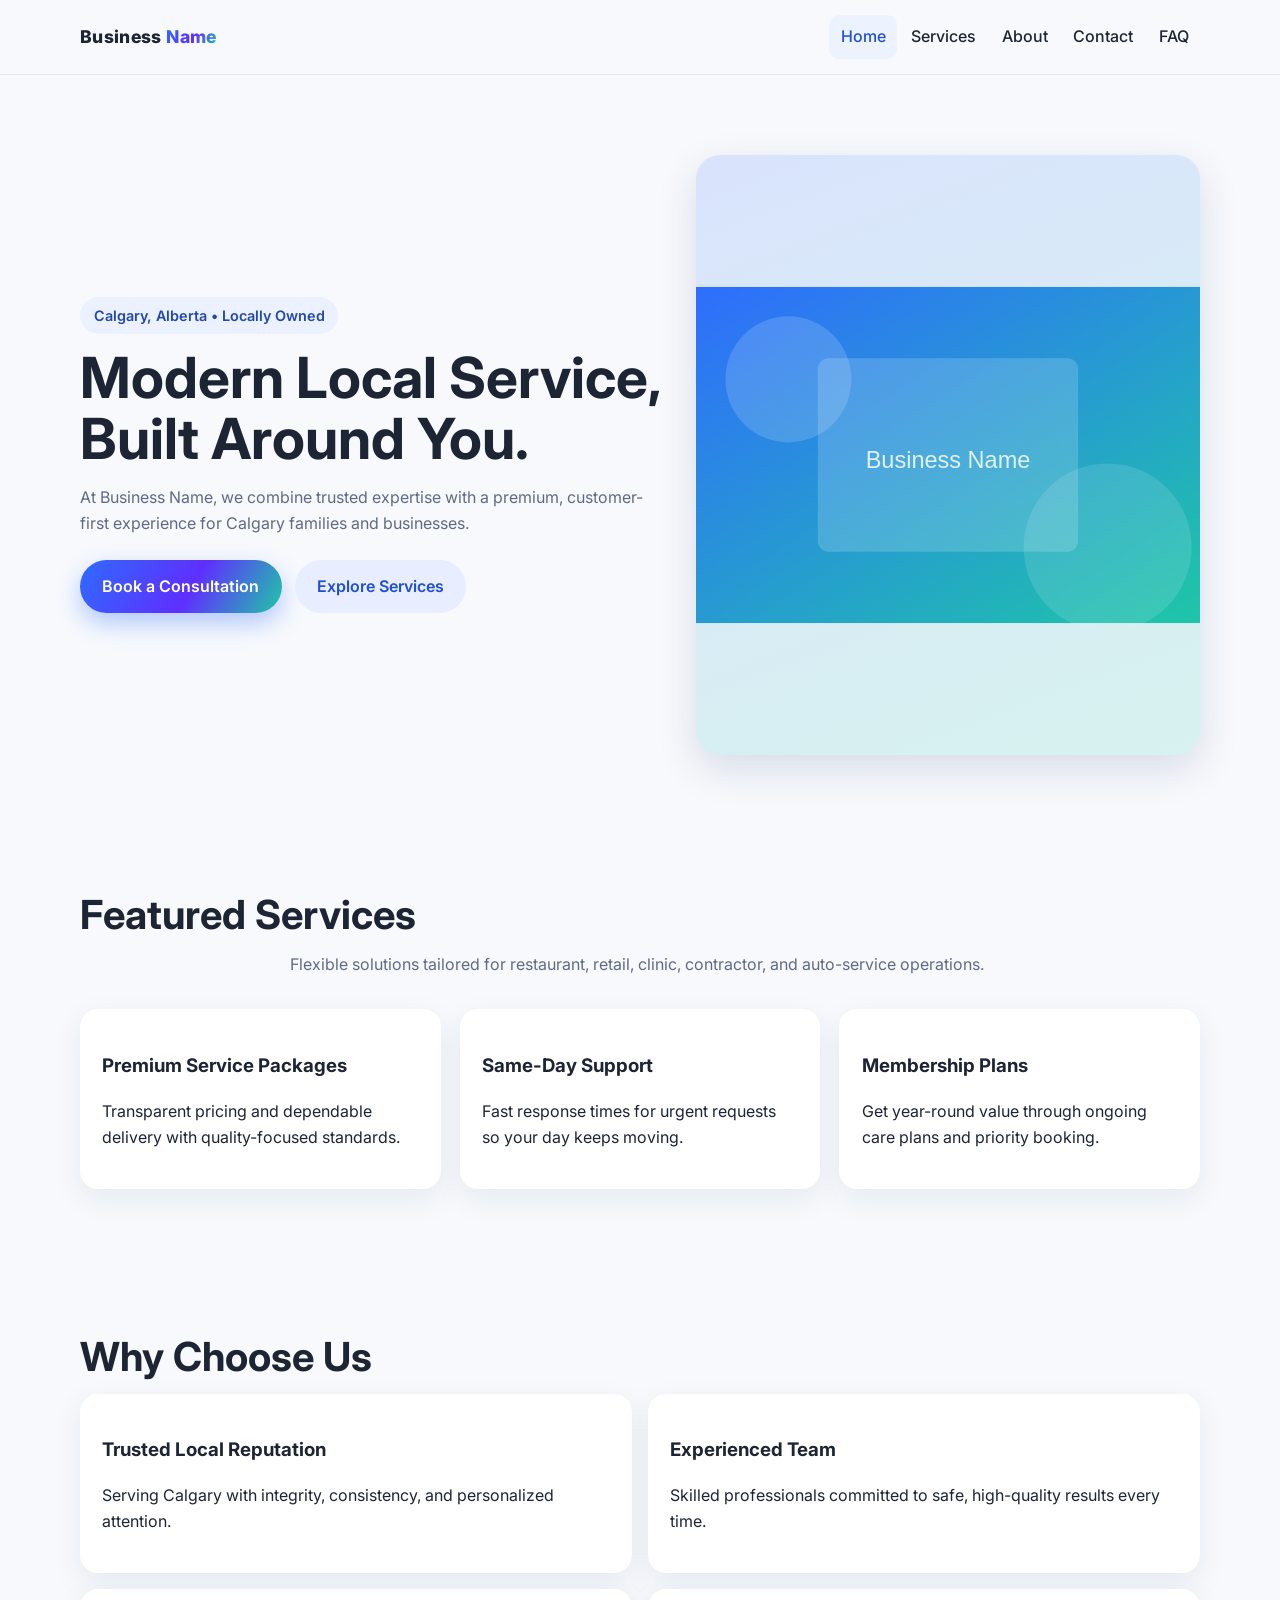
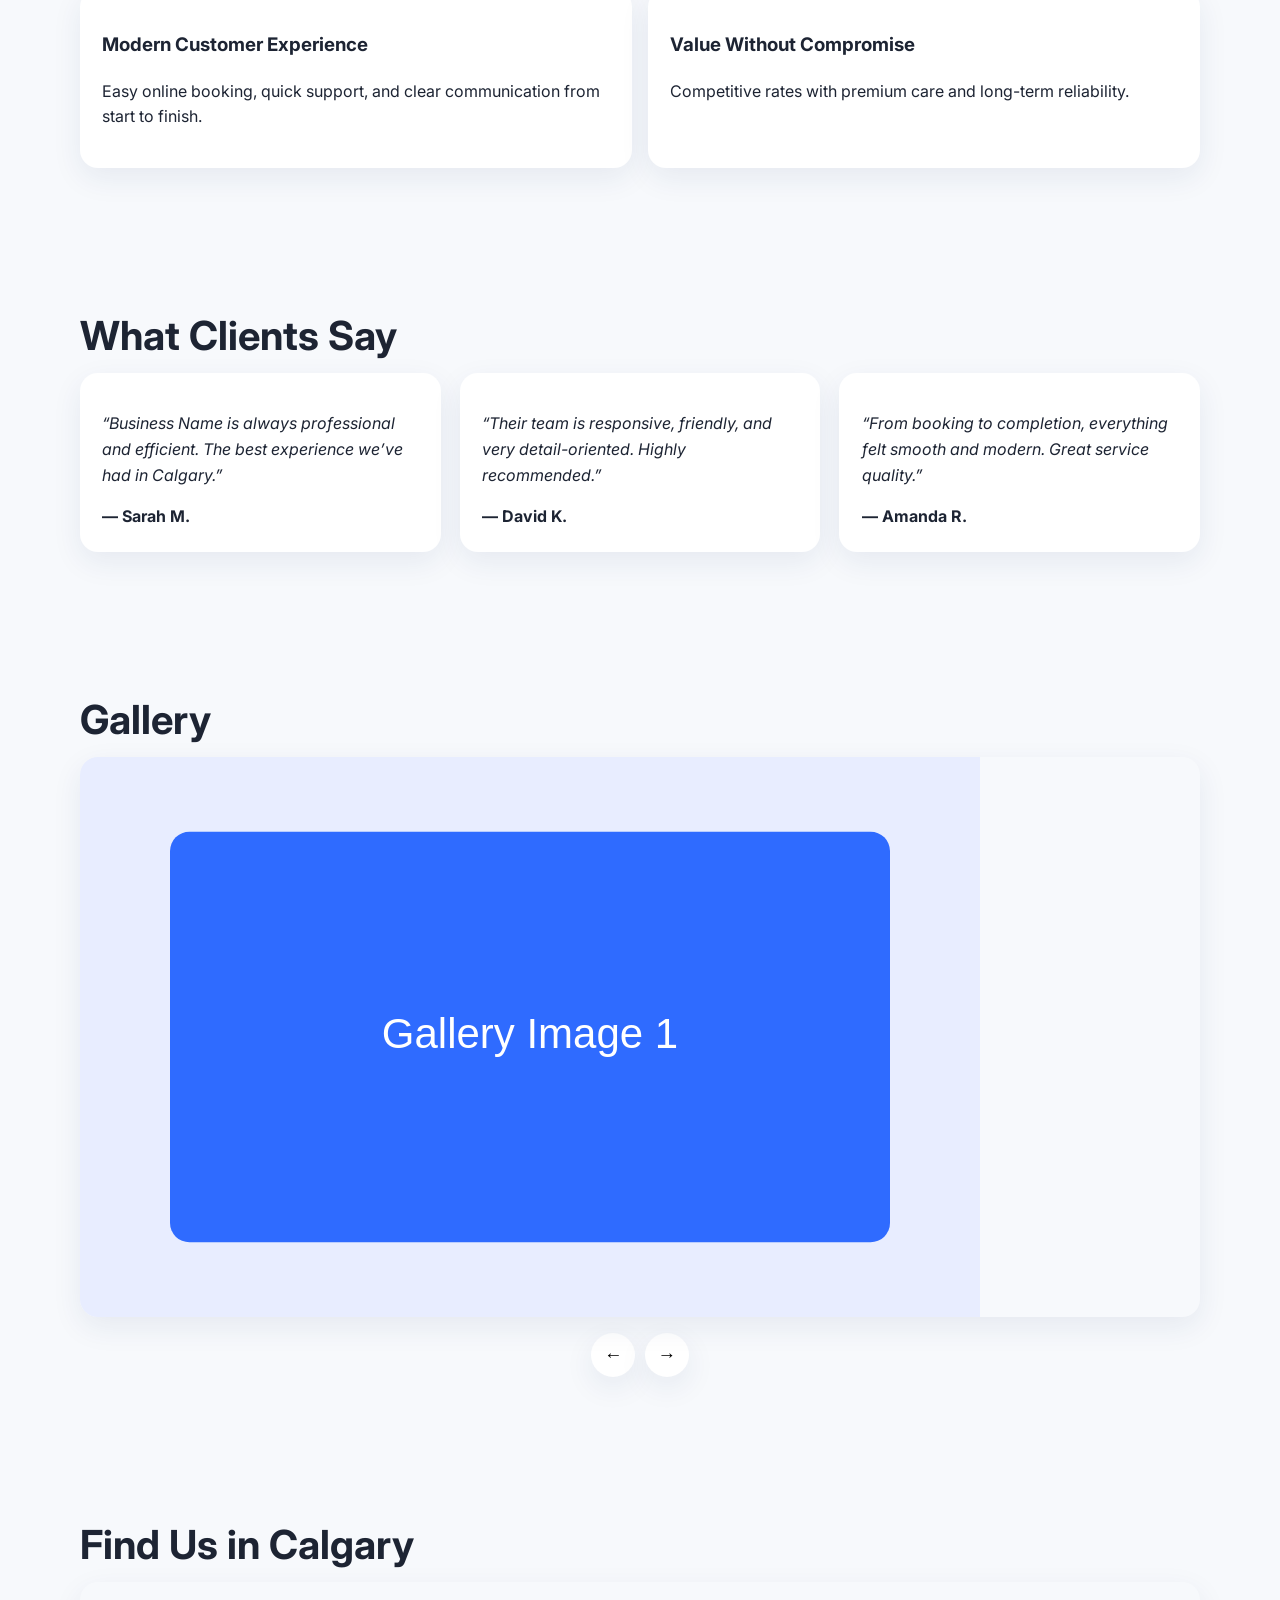
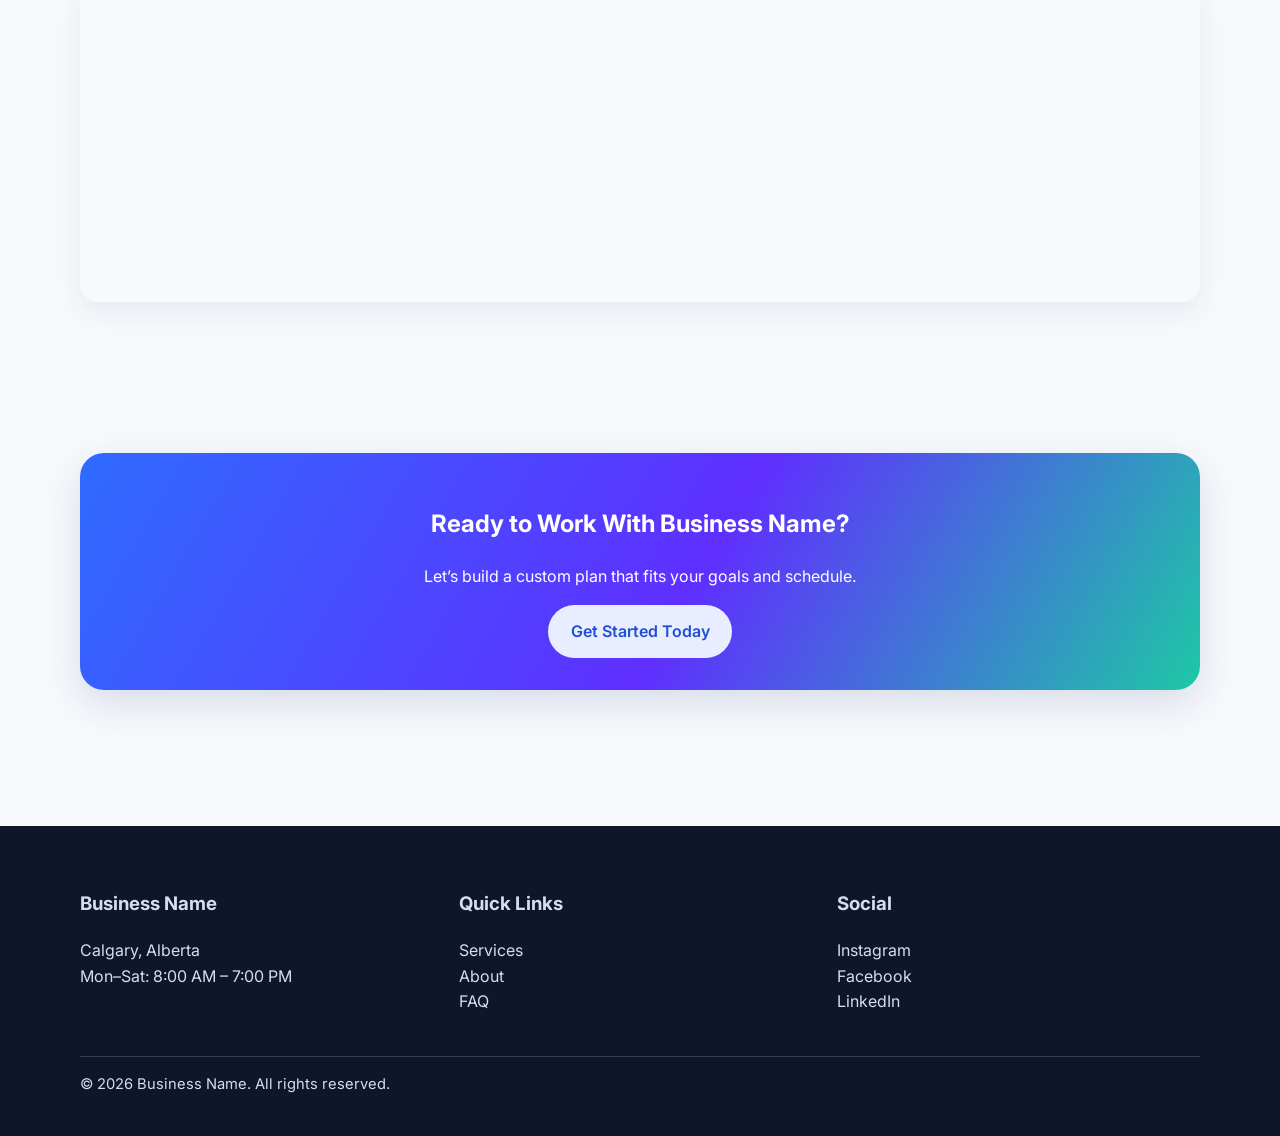
<file: docs/index.html>
<!doctype html>
<html lang="en">
<head>
  <meta charset="UTF-8" />
  <meta name="viewport" content="width=device-width, initial-scale=1.0" />
  <title>Business Name | Trusted Local Experts in Calgary</title>
  <meta name="description" content="Business Name delivers exceptional local service in Calgary, Alberta with a modern customer-first experience." />
  <meta property="og:title" content="Business Name | Calgary, Alberta" />
  <meta property="og:description" content="Discover premium local services from Business Name in Calgary." />
  <meta property="og:type" content="website" />
  <meta property="og:url" content="https://example.com" />
  <link rel="preconnect" href="https://fonts.googleapis.com" />
  <link rel="preconnect" href="https://fonts.gstatic.com" crossorigin />
  <link href="https://fonts.googleapis.com/css2?family=Inter:wght@400;500;600;700;800&display=swap" rel="stylesheet" />
  <link rel="stylesheet" href="styles.css" />
</head>
<body>
  <a href="#main-content" class="skip-link">Skip to content</a>
  <header class="site-header">
    <div class="container nav-wrap">
      <a class="brand" href="index.html">Business <span>Name</span></a>
      <button class="nav-toggle" aria-expanded="false" aria-label="Toggle navigation menu">
        <span class="bar"></span><span class="bar"></span><span class="bar"></span>
      </button>
      <nav class="main-nav" aria-label="Main navigation">
        <ul>
          <li><a href="index.html" aria-current="page">Home</a></li>
          <li><a href="services.html">Services</a></li>
          <li><a href="about.html">About</a></li>
          <li><a href="contact.html">Contact</a></li>
          <li><a href="faq.html">FAQ</a></li>
        </ul>
      </nav>
    </div>
  </header>

  <main id="main-content">
    <section class="hero">
      <div class="container hero-grid">
        <div class="reveal">
          <span class="badge">Calgary, Alberta • Locally Owned</span>
          <h1>Modern Local Service, Built Around You.</h1>
          <p>At Business Name, we combine trusted expertise with a premium, customer-first experience for Calgary families and businesses.</p>
          <div style="display:flex; gap:0.8rem; flex-wrap:wrap;">
            <a class="btn btn-primary" href="contact.html">Book a Consultation</a>
            <a class="btn btn-secondary" href="services.html">Explore Services</a>
          </div>
        </div>
        <div class="hero-visual reveal">
          <img src="images/hero.svg" alt="Friendly local team assisting a customer" loading="eager" width="800" height="600" />
        </div>
      </div>
    </section>

    <section class="section reveal">
      <div class="container">
        <h2 class="section-title">Featured Services</h2>
        <p class="section-subtitle">Flexible solutions tailored for restaurant, retail, clinic, contractor, and auto-service operations.</p>
        <div class="card-grid three">
          <article class="card"><h3>Premium Service Packages</h3><p>Transparent pricing and dependable delivery with quality-focused standards.</p></article>
          <article class="card"><h3>Same-Day Support</h3><p>Fast response times for urgent requests so your day keeps moving.</p></article>
          <article class="card"><h3>Membership Plans</h3><p>Get year-round value through ongoing care plans and priority booking.</p></article>
        </div>
      </div>
    </section>

    <section class="section reveal">
      <div class="container">
        <h2 class="section-title">Why Choose Us</h2>
        <div class="why-list">
          <article class="card"><h3>Trusted Local Reputation</h3><p>Serving Calgary with integrity, consistency, and personalized attention.</p></article>
          <article class="card"><h3>Experienced Team</h3><p>Skilled professionals committed to safe, high-quality results every time.</p></article>
          <article class="card"><h3>Modern Customer Experience</h3><p>Easy online booking, quick support, and clear communication from start to finish.</p></article>
          <article class="card"><h3>Value Without Compromise</h3><p>Competitive rates with premium care and long-term reliability.</p></article>
        </div>
      </div>
    </section>

    <section class="section testimonials reveal">
      <div class="container">
        <h2 class="section-title">What Clients Say</h2>
        <div class="card-grid three">
          <article class="card"><p>“Business Name is always professional and efficient. The best experience we’ve had in Calgary.”</p><strong>— Sarah M.</strong></article>
          <article class="card"><p>“Their team is responsive, friendly, and very detail-oriented. Highly recommended.”</p><strong>— David K.</strong></article>
          <article class="card"><p>“From booking to completion, everything felt smooth and modern. Great service quality.”</p><strong>— Amanda R.</strong></article>
        </div>
      </div>
    </section>

    <section class="section gallery reveal">
      <div class="container">
        <h2 class="section-title">Gallery</h2>
        <div class="carousel-track" aria-live="polite">
          <img class="slide active" src="images/gallery-1.svg" alt="Business Name interior and service setup" width="900" height="560" loading="lazy" />
          <img class="slide" src="images/gallery-2.svg" alt="Team member helping a customer" width="900" height="560" loading="lazy" />
          <img class="slide" src="images/gallery-3.svg" alt="Premium product and workspace showcase" width="900" height="560" loading="lazy" />
        </div>
        <div class="carousel-controls">
          <button class="carousel-btn" data-carousel="prev" aria-label="Previous slide">←</button>
          <button class="carousel-btn" data-carousel="next" aria-label="Next slide">→</button>
        </div>
      </div>
    </section>

    <section class="section map-wrap reveal">
      <div class="container">
        <h2 class="section-title">Find Us in Calgary</h2>
        <iframe title="Map location for Business Name in Calgary" src="https://www.google.com/maps?q=Calgary%2C%20Alberta&output=embed" loading="lazy" referrerpolicy="no-referrer-when-downgrade"></iframe>
      </div>
    </section>

    <section class="section reveal">
      <div class="container cta-banner">
        <h2>Ready to Work With Business Name?</h2>
        <p>Let’s build a custom plan that fits your goals and schedule.</p>
        <a class="btn btn-secondary" href="contact.html">Get Started Today</a>
      </div>
    </section>
  </main>

  <footer class="site-footer">
    <div class="container">
      <div class="footer-grid">
        <div>
          <h3>Business Name</h3>
          <p>Calgary, Alberta<br />Mon–Sat: 8:00 AM – 7:00 PM</p>
        </div>
        <div>
          <h3>Quick Links</h3>
          <p><a href="services.html">Services</a><br /><a href="about.html">About</a><br /><a href="faq.html">FAQ</a></p>
        </div>
        <div>
          <h3>Social</h3>
          <p><a href="#">Instagram</a><br /><a href="#">Facebook</a><br /><a href="#">LinkedIn</a></p>
        </div>
      </div>
      <p class="footer-bottom">© <span id="year"></span> Business Name. All rights reserved.</p>
    </div>
  </footer>

  <script src="script.js"></script>
  <script>document.getElementById('year').textContent = new Date().getFullYear();</script>
</body>
</html>
</file>
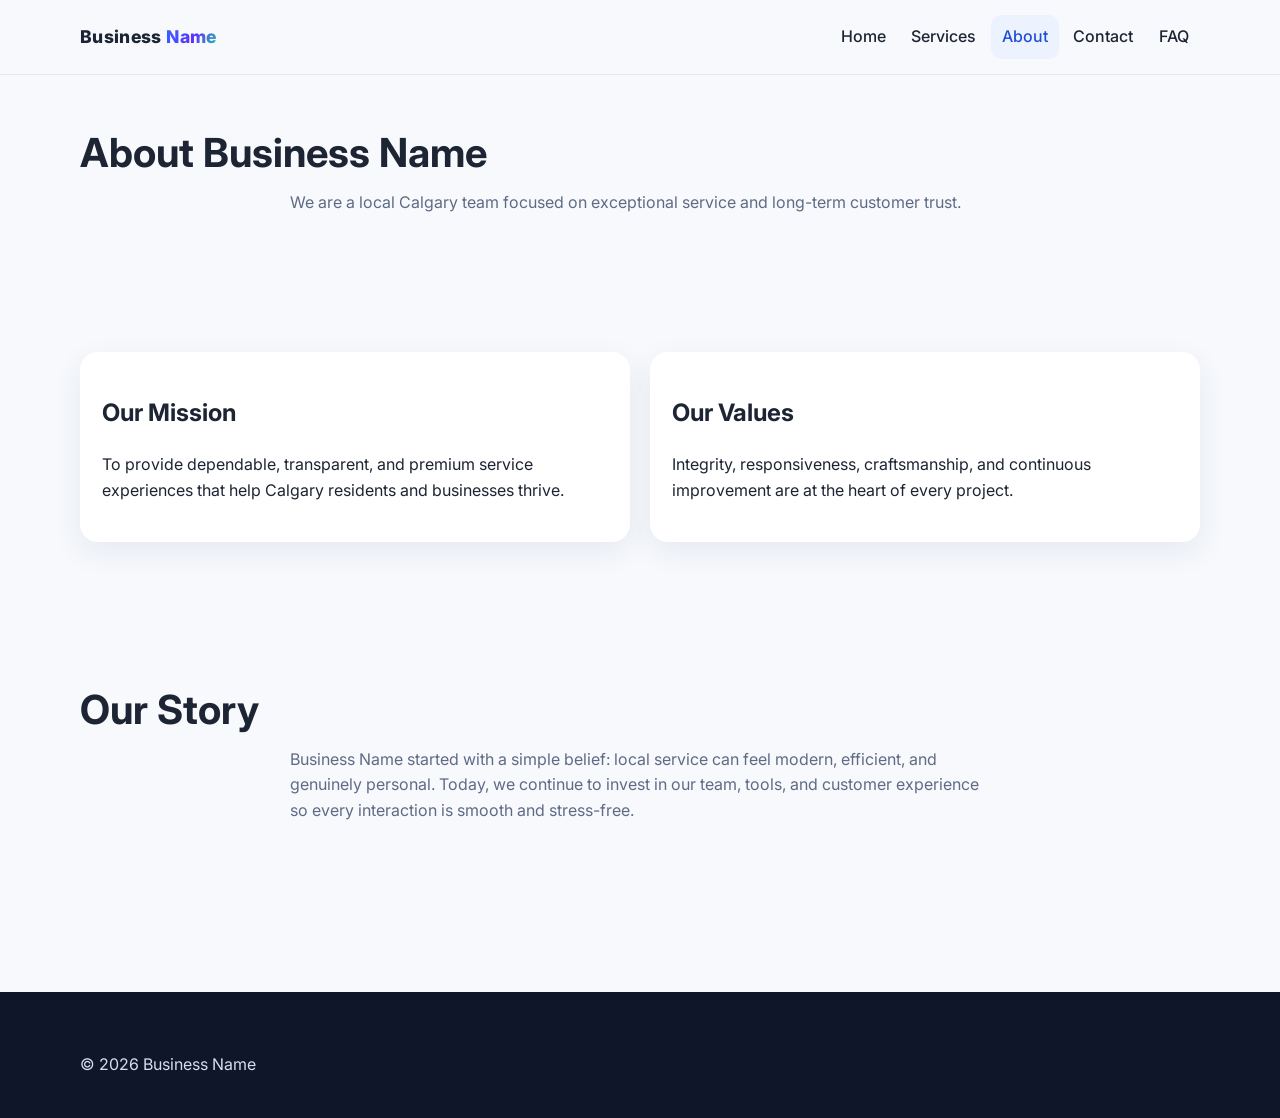
<file: docs/about.html>
<!doctype html>
<html lang="en">
<head>
  <meta charset="UTF-8" />
  <meta name="viewport" content="width=device-width, initial-scale=1.0" />
  <title>About | Business Name Calgary</title>
  <meta name="description" content="Learn about Business Name, our mission, and our commitment to quality service in Calgary." />
  <meta property="og:title" content="About Business Name" />
  <meta property="og:description" content="Meet the team behind Business Name in Calgary." />
  <meta property="og:type" content="website" />
  <link rel="preconnect" href="https://fonts.googleapis.com" />
  <link rel="preconnect" href="https://fonts.gstatic.com" crossorigin />
  <link href="https://fonts.googleapis.com/css2?family=Inter:wght@400;500;600;700;800&display=swap" rel="stylesheet" />
  <link rel="stylesheet" href="styles.css" />
</head>
<body>
<header class="site-header"><div class="container nav-wrap"><a class="brand" href="index.html">Business <span>Name</span></a><button class="nav-toggle" aria-expanded="false" aria-label="Toggle navigation menu"><span class="bar"></span><span class="bar"></span><span class="bar"></span></button><nav class="main-nav" aria-label="Main navigation"><ul><li><a href="index.html">Home</a></li><li><a href="services.html">Services</a></li><li><a href="about.html" aria-current="page">About</a></li><li><a href="contact.html">Contact</a></li><li><a href="faq.html">FAQ</a></li></ul></nav></div></header>
<main>
  <section class="page-hero"><div class="container"><h1 class="section-title">About Business Name</h1><p class="section-subtitle">We are a local Calgary team focused on exceptional service and long-term customer trust.</p></div></section>
  <section class="section reveal"><div class="container card-grid two">
    <article class="card"><h2>Our Mission</h2><p>To provide dependable, transparent, and premium service experiences that help Calgary residents and businesses thrive.</p></article>
    <article class="card"><h2>Our Values</h2><p>Integrity, responsiveness, craftsmanship, and continuous improvement are at the heart of every project.</p></article>
  </div></section>
  <section class="section reveal"><div class="container"><h2 class="section-title">Our Story</h2><p class="section-subtitle">Business Name started with a simple belief: local service can feel modern, efficient, and genuinely personal. Today, we continue to invest in our team, tools, and customer experience so every interaction is smooth and stress-free.</p></div></section>
</main>
<footer class="site-footer"><div class="container"><p>© <span id="year"></span> Business Name</p></div></footer>
<script src="script.js"></script><script>document.getElementById('year').textContent = new Date().getFullYear();</script>
</body>
</html>
</file>
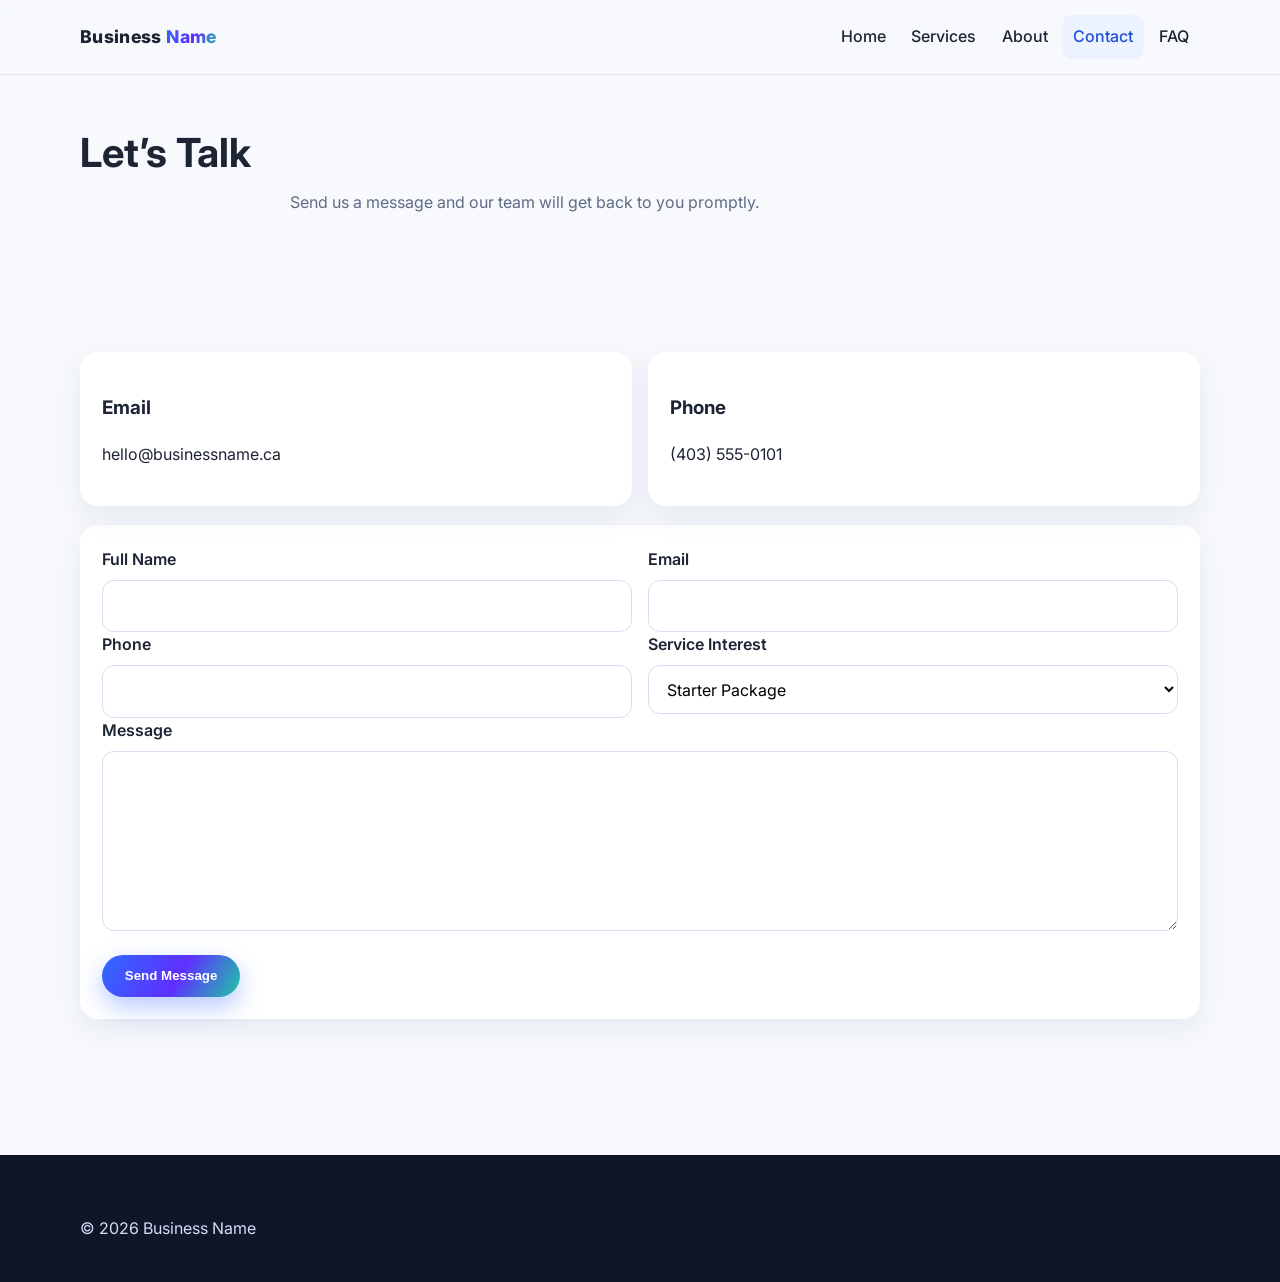
<file: docs/contact.html>
<!doctype html>
<html lang="en">
<head>
  <meta charset="UTF-8" />
  <meta name="viewport" content="width=device-width, initial-scale=1.0" />
  <title>Contact | Business Name Calgary</title>
  <meta name="description" content="Contact Business Name in Calgary for bookings, quotes, or support." />
  <meta property="og:title" content="Contact Business Name" />
  <meta property="og:description" content="Reach Business Name for your next project in Calgary." />
  <meta property="og:type" content="website" />
  <link rel="preconnect" href="https://fonts.googleapis.com" />
  <link rel="preconnect" href="https://fonts.gstatic.com" crossorigin />
  <link href="https://fonts.googleapis.com/css2?family=Inter:wght@400;500;600;700;800&display=swap" rel="stylesheet" />
  <link rel="stylesheet" href="styles.css" />
</head>
<body>
<header class="site-header"><div class="container nav-wrap"><a class="brand" href="index.html">Business <span>Name</span></a><button class="nav-toggle" aria-expanded="false" aria-label="Toggle navigation menu"><span class="bar"></span><span class="bar"></span><span class="bar"></span></button><nav class="main-nav" aria-label="Main navigation"><ul><li><a href="index.html">Home</a></li><li><a href="services.html">Services</a></li><li><a href="about.html">About</a></li><li><a href="contact.html" aria-current="page">Contact</a></li><li><a href="faq.html">FAQ</a></li></ul></nav></div></header>
<main>
  <section class="page-hero"><div class="container"><h1 class="section-title">Let’s Talk</h1><p class="section-subtitle">Send us a message and our team will get back to you promptly.</p></div></section>
  <section class="section reveal"><div class="container">
    <div class="contact-cards" style="margin-bottom:1.2rem;">
      <article class="card"><h3>Email</h3><p>hello@businessname.ca</p></article>
      <article class="card"><h3>Phone</h3><p>(403) 555-0101</p></article>
    </div>
    <form class="card" aria-label="Contact form">
      <div class="form-grid two">
        <div><label for="name">Full Name</label><input id="name" name="name" type="text" required /></div>
        <div><label for="email">Email</label><input id="email" name="email" type="email" required /></div>
      </div>
      <div class="form-grid two">
        <div><label for="phone">Phone</label><input id="phone" name="phone" type="tel" /></div>
        <div><label for="service">Service Interest</label><select id="service" name="service"><option>Starter Package</option><option>Professional Package</option><option>Enterprise Package</option></select></div>
      </div>
      <div><label for="message">Message</label><textarea id="message" name="message" rows="6" required></textarea></div>
      <div style="margin-top:1rem;"><button class="btn btn-primary" type="submit">Send Message</button></div>
    </form>
  </div></section>
</main>
<footer class="site-footer"><div class="container"><p>© <span id="year"></span> Business Name</p></div></footer>
<script src="script.js"></script><script>document.getElementById('year').textContent = new Date().getFullYear();</script>
</body>
</html>
</file>
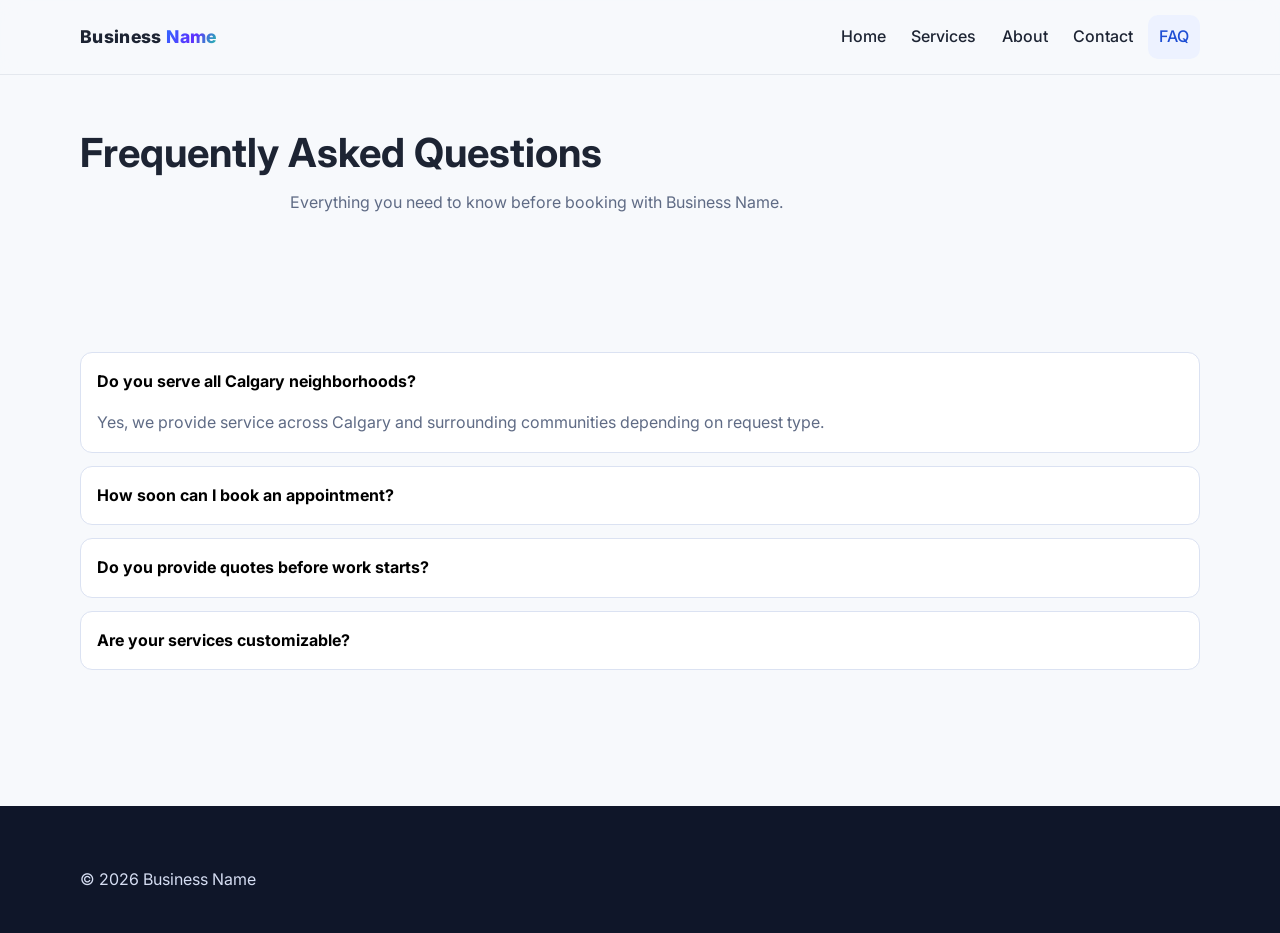
<file: docs/faq.html>
<!doctype html>
<html lang="en">
<head>
  <meta charset="UTF-8" />
  <meta name="viewport" content="width=device-width, initial-scale=1.0" />
  <title>FAQ | Business Name Calgary</title>
  <meta name="description" content="Frequently asked questions about Business Name services in Calgary, Alberta." />
  <meta property="og:title" content="FAQ | Business Name" />
  <meta property="og:description" content="Answers about service areas, pricing, and booking." />
  <meta property="og:type" content="website" />
  <link rel="preconnect" href="https://fonts.googleapis.com" />
  <link rel="preconnect" href="https://fonts.gstatic.com" crossorigin />
  <link href="https://fonts.googleapis.com/css2?family=Inter:wght@400;500;600;700;800&display=swap" rel="stylesheet" />
  <link rel="stylesheet" href="styles.css" />
</head>
<body>
<header class="site-header"><div class="container nav-wrap"><a class="brand" href="index.html">Business <span>Name</span></a><button class="nav-toggle" aria-expanded="false" aria-label="Toggle navigation menu"><span class="bar"></span><span class="bar"></span><span class="bar"></span></button><nav class="main-nav" aria-label="Main navigation"><ul><li><a href="index.html">Home</a></li><li><a href="services.html">Services</a></li><li><a href="about.html">About</a></li><li><a href="contact.html">Contact</a></li><li><a href="faq.html" aria-current="page">FAQ</a></li></ul></nav></div></header>
<main>
  <section class="page-hero"><div class="container"><h1 class="section-title">Frequently Asked Questions</h1><p class="section-subtitle">Everything you need to know before booking with Business Name.</p></div></section>
  <section class="section reveal"><div class="container" style="display:grid; gap:0.8rem;">
    <article class="faq-item open"><button class="faq-question" aria-expanded="true">Do you serve all Calgary neighborhoods?</button><div class="faq-answer">Yes, we provide service across Calgary and surrounding communities depending on request type.</div></article>
    <article class="faq-item"><button class="faq-question" aria-expanded="false">How soon can I book an appointment?</button><div class="faq-answer">Most bookings are available within 24–48 hours. Same-day options are offered when possible.</div></article>
    <article class="faq-item"><button class="faq-question" aria-expanded="false">Do you provide quotes before work starts?</button><div class="faq-answer">Absolutely. We provide transparent estimates so you can decide with confidence.</div></article>
    <article class="faq-item"><button class="faq-question" aria-expanded="false">Are your services customizable?</button><div class="faq-answer">Yes, we can tailor services and products based on your goals, timeline, and budget.</div></article>
  </div></section>
</main>
<footer class="site-footer"><div class="container"><p>© <span id="year"></span> Business Name</p></div></footer>
<script src="script.js"></script><script>document.getElementById('year').textContent = new Date().getFullYear();</script>
</body>
</html>
</file>
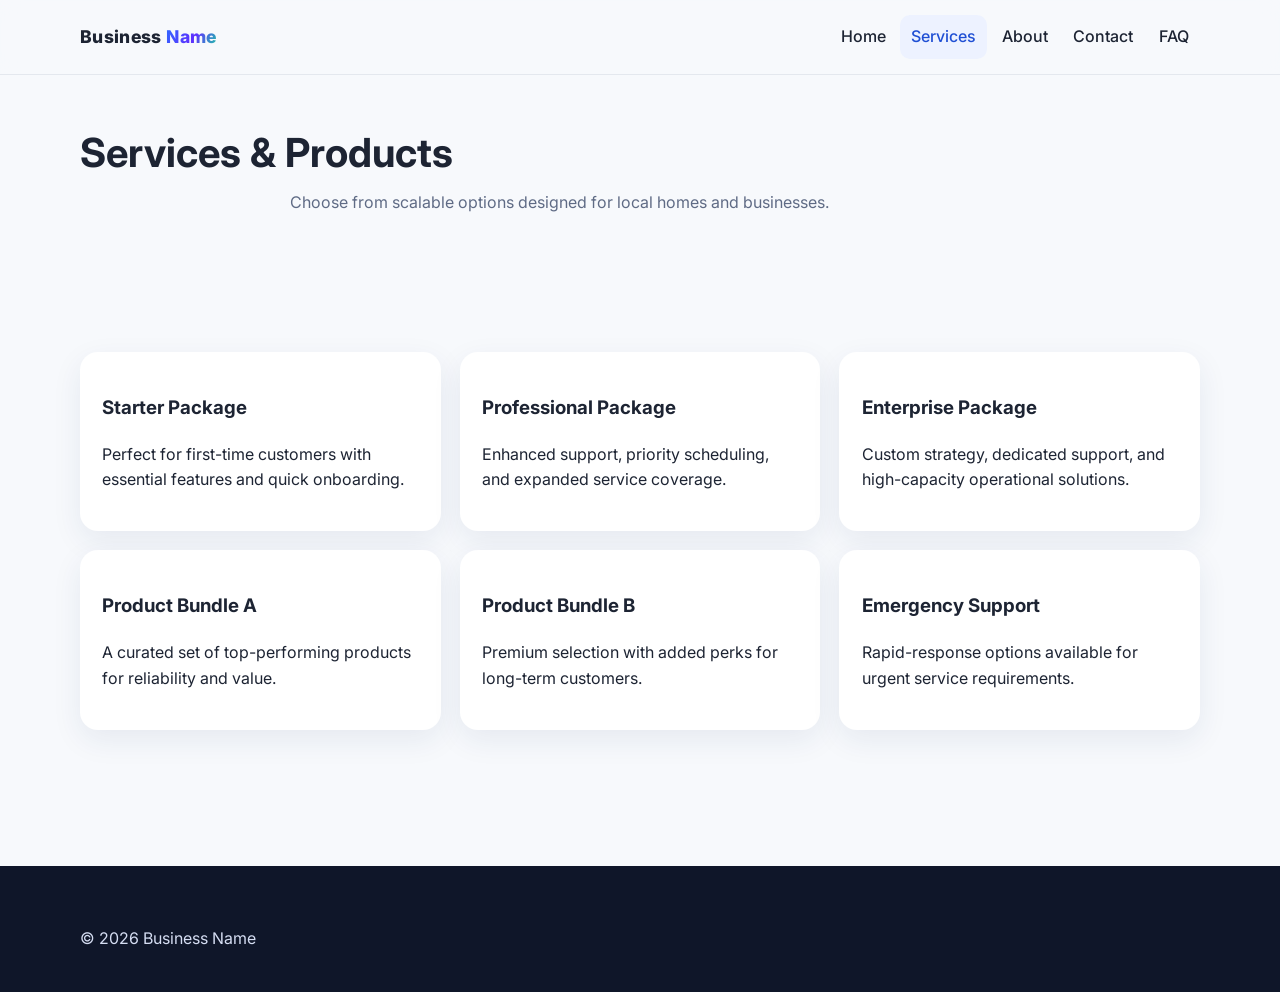
<file: docs/services.html>
<!doctype html>
<html lang="en">
<head>
  <meta charset="UTF-8" />
  <meta name="viewport" content="width=device-width, initial-scale=1.0" />
  <title>Services | Business Name Calgary</title>
  <meta name="description" content="Browse Business Name service offerings in Calgary with transparent packages and premium support." />
  <meta property="og:title" content="Services | Business Name" />
  <meta property="og:description" content="Explore modern service packages from Business Name." />
  <meta property="og:type" content="website" />
  <link rel="preconnect" href="https://fonts.googleapis.com" />
  <link rel="preconnect" href="https://fonts.gstatic.com" crossorigin />
  <link href="https://fonts.googleapis.com/css2?family=Inter:wght@400;500;600;700;800&display=swap" rel="stylesheet" />
  <link rel="stylesheet" href="styles.css" />
</head>
<body>
<header class="site-header"><div class="container nav-wrap"><a class="brand" href="index.html">Business <span>Name</span></a><button class="nav-toggle" aria-expanded="false" aria-label="Toggle navigation menu"><span class="bar"></span><span class="bar"></span><span class="bar"></span></button><nav class="main-nav" aria-label="Main navigation"><ul><li><a href="index.html">Home</a></li><li><a href="services.html" aria-current="page">Services</a></li><li><a href="about.html">About</a></li><li><a href="contact.html">Contact</a></li><li><a href="faq.html">FAQ</a></li></ul></nav></div></header>
<main>
  <section class="page-hero"><div class="container"><h1 class="section-title">Services & Products</h1><p class="section-subtitle">Choose from scalable options designed for local homes and businesses.</p></div></section>
  <section class="section reveal"><div class="container"><div class="card-grid three">
    <article class="card"><h3>Starter Package</h3><p>Perfect for first-time customers with essential features and quick onboarding.</p></article>
    <article class="card"><h3>Professional Package</h3><p>Enhanced support, priority scheduling, and expanded service coverage.</p></article>
    <article class="card"><h3>Enterprise Package</h3><p>Custom strategy, dedicated support, and high-capacity operational solutions.</p></article>
    <article class="card"><h3>Product Bundle A</h3><p>A curated set of top-performing products for reliability and value.</p></article>
    <article class="card"><h3>Product Bundle B</h3><p>Premium selection with added perks for long-term customers.</p></article>
    <article class="card"><h3>Emergency Support</h3><p>Rapid-response options available for urgent service requirements.</p></article>
  </div></div></section>
</main>
<footer class="site-footer"><div class="container"><p>© <span id="year"></span> Business Name</p></div></footer>
<script src="script.js"></script><script>document.getElementById('year').textContent = new Date().getFullYear();</script>
</body>
</html>
</file>
<file: docs/styles.css>
/*
  Business Name static website styles
  Mobile-first, accessible, SEO-friendly front-end styles
*/

:root {
  --bg: #f7f9fc;
  --surface: #ffffff;
  --surface-muted: #eff3fb;
  --text: #1d2433;
  --text-light: #5f6b85;
  --primary: #2f6bff;
  --primary-dark: #1f4fd4;
  --secondary: #5f2fff;
  --accent: #1ec8a5;
  --gradient: linear-gradient(120deg, #2f6bff 0%, #5f2fff 55%, #1ec8a5 100%);
  --radius-sm: 12px;
  --radius-md: 18px;
  --radius-lg: 24px;
  --shadow-sm: 0 10px 30px rgba(26, 51, 104, 0.08);
  --shadow-md: 0 14px 40px rgba(26, 51, 104, 0.14);
  --container: min(1120px, calc(100% - 2.4rem));
  --nav-height: 74px;
}

* {
  box-sizing: border-box;
}

html {
  scroll-behavior: smooth;
}

body {
  margin: 0;
  font-family: "Inter", "Segoe UI", sans-serif;
  color: var(--text);
  background: var(--bg);
  line-height: 1.6;
  text-rendering: optimizeLegibility;
}

img {
  max-width: 100%;
  display: block;
}

a {
  color: inherit;
  text-decoration: none;
}

.container {
  width: var(--container);
  margin-inline: auto;
}

.section {
  padding: 4.5rem 0;
}

.section-title {
  margin: 0 0 0.8rem;
  font-size: clamp(1.8rem, 1.2rem + 2vw, 2.5rem);
  line-height: 1.2;
}

.section-subtitle {
  margin: 0 auto 2rem;
  color: var(--text-light);
  max-width: 700px;
}

.card-grid {
  display: grid;
  gap: 1.2rem;
}

.card {
  background: var(--surface);
  border-radius: var(--radius-md);
  padding: 1.4rem;
  box-shadow: var(--shadow-sm);
  transition: transform 0.3s ease, box-shadow 0.3s ease;
}

.card:hover,
.card:focus-within {
  transform: translateY(-4px);
  box-shadow: var(--shadow-md);
}

.btn {
  border: 0;
  border-radius: 999px;
  padding: 0.85rem 1.4rem;
  display: inline-flex;
  align-items: center;
  justify-content: center;
  font-weight: 600;
  cursor: pointer;
  transition: transform 0.25s ease, opacity 0.25s ease;
}

.btn:hover,
.btn:focus-visible {
  transform: translateY(-2px);
  opacity: 0.95;
}

.btn-primary {
  color: #fff;
  background: var(--gradient);
  box-shadow: 0 10px 25px rgba(47, 107, 255, 0.35);
}

.btn-secondary {
  background: #e8edff;
  color: var(--primary-dark);
}

.skip-link {
  position: absolute;
  left: -999px;
  top: 0;
  background: #fff;
  padding: 0.7rem;
  border-radius: 0 0 var(--radius-sm) var(--radius-sm);
}

.skip-link:focus {
  left: 1rem;
  z-index: 1000;
}

.site-header {
  position: sticky;
  top: 0;
  z-index: 100;
  background: rgba(247, 249, 252, 0.9);
  backdrop-filter: blur(10px);
  border-bottom: 1px solid rgba(95, 107, 133, 0.12);
}

.nav-wrap {
  min-height: var(--nav-height);
  display: flex;
  align-items: center;
  justify-content: space-between;
  gap: 1rem;
}

.brand {
  font-size: 1.1rem;
  font-weight: 800;
  letter-spacing: 0.02em;
}

.brand span {
  background: var(--gradient);
  -webkit-background-clip: text;
  -webkit-text-fill-color: transparent;
}

.nav-toggle {
  border: 0;
  background: var(--surface);
  width: 44px;
  height: 44px;
  border-radius: 50%;
  box-shadow: var(--shadow-sm);
}

.nav-toggle .bar {
  display: block;
  width: 22px;
  height: 2px;
  margin: 5px auto;
  background: var(--text);
}

.main-nav {
  position: absolute;
  inset: var(--nav-height) 0 auto;
  background: rgba(255, 255, 255, 0.98);
  border-bottom: 1px solid #e7ecf7;
  transform-origin: top;
  transform: scaleY(0);
  opacity: 0;
  pointer-events: none;
  transition: all 0.25s ease;
}

.main-nav.open {
  transform: scaleY(1);
  opacity: 1;
  pointer-events: auto;
}

.main-nav ul {
  margin: 0;
  padding: 1rem 1.2rem;
  list-style: none;
  display: grid;
  gap: 0.6rem;
}

.main-nav a {
  display: block;
  padding: 0.55rem 0.7rem;
  border-radius: 10px;
  font-weight: 500;
}

.main-nav a:hover,
.main-nav a[aria-current="page"] {
  background: #edf2ff;
  color: var(--primary-dark);
}

.hero {
  padding: 5rem 0 4rem;
}

.hero-grid {
  display: grid;
  gap: 1.5rem;
  align-items: center;
}

.badge {
  display: inline-flex;
  align-items: center;
  gap: 0.5rem;
  background: #ebf1ff;
  color: #2348a8;
  padding: 0.45rem 0.85rem;
  border-radius: 999px;
  font-weight: 600;
  font-size: 0.9rem;
}

.hero h1 {
  font-size: clamp(2rem, 1.3rem + 2.8vw, 3.6rem);
  line-height: 1.08;
  margin: 0.8rem 0 1rem;
}

.hero p {
  color: var(--text-light);
  margin: 0 0 1.5rem;
}

.hero-visual {
  border-radius: var(--radius-lg);
  overflow: hidden;
  box-shadow: var(--shadow-md);
  position: relative;
}

.hero-visual::after {
  content: "";
  position: absolute;
  inset: 0;
  background: linear-gradient(160deg, rgba(47, 107, 255, 0.15), rgba(30, 200, 165, 0.15));
}

.why-list,
.contact-cards,
.footer-grid {
  display: grid;
  gap: 1rem;
}

.testimonials .card p {
  font-style: italic;
}

.gallery {
  position: relative;
}

.carousel-track {
  position: relative;
  border-radius: var(--radius-md);
  overflow: hidden;
  box-shadow: var(--shadow-sm);
}

.slide {
  display: none;
}

.slide.active {
  display: block;
  animation: fadeIn 0.4s ease;
}

@keyframes fadeIn {
  from { opacity: 0.1; }
  to { opacity: 1; }
}

.carousel-controls {
  display: flex;
  gap: 0.6rem;
  justify-content: center;
  margin-top: 1rem;
}

.carousel-btn {
  border: 0;
  background: var(--surface);
  width: 44px;
  height: 44px;
  border-radius: 50%;
  box-shadow: var(--shadow-sm);
  font-size: 1.15rem;
}

.map-wrap iframe {
  width: 100%;
  min-height: 320px;
  border: 0;
  border-radius: var(--radius-md);
  box-shadow: var(--shadow-sm);
}

.cta-banner {
  background: var(--gradient);
  color: #fff;
  text-align: center;
  border-radius: var(--radius-lg);
  padding: 2rem 1.5rem;
  box-shadow: var(--shadow-md);
}

.site-footer {
  background: #0f1629;
  color: #d5ddf2;
  margin-top: 4rem;
  padding: 2.8rem 0 1.5rem;
}

.site-footer a:hover {
  color: #fff;
}

.footer-bottom {
  border-top: 1px solid rgba(213, 221, 242, 0.2);
  margin-top: 1.6rem;
  padding-top: 1rem;
  font-size: 0.92rem;
}

.page-hero {
  padding: 3.4rem 0 2rem;
}

.form-grid {
  display: grid;
  gap: 1rem;
}

label {
  font-weight: 600;
  display: block;
  margin-bottom: 0.45rem;
}

input,
textarea,
select {
  width: 100%;
  border: 1px solid #d6deef;
  border-radius: 12px;
  padding: 0.78rem 0.9rem;
  font: inherit;
  background: #fff;
}

input:focus,
textarea:focus,
select:focus,
button:focus-visible,
a:focus-visible {
  outline: 3px solid #9eb8ff;
  outline-offset: 2px;
}

.faq-item {
  border: 1px solid #dbe2f2;
  border-radius: 12px;
  background: #fff;
}

.faq-question {
  width: 100%;
  text-align: left;
  border: 0;
  background: transparent;
  padding: 1rem;
  font: inherit;
  font-weight: 700;
  cursor: pointer;
}

.faq-answer {
  display: none;
  padding: 0 1rem 1rem;
  color: var(--text-light);
}

.faq-item.open .faq-answer {
  display: block;
}

.reveal {
  opacity: 0;
  transform: translateY(18px);
  transition: opacity 0.45s ease, transform 0.45s ease;
}

.reveal.visible {
  opacity: 1;
  transform: translateY(0);
}

@media (min-width: 700px) {
  .card-grid.two,
  .why-list,
  .contact-cards {
    grid-template-columns: repeat(2, minmax(0, 1fr));
  }

  .card-grid.three,
  .footer-grid {
    grid-template-columns: repeat(3, minmax(0, 1fr));
  }

  .form-grid.two {
    grid-template-columns: repeat(2, minmax(0, 1fr));
  }
}

@media (min-width: 980px) {
  .nav-toggle {
    display: none;
  }

  .main-nav {
    position: static;
    transform: none;
    opacity: 1;
    pointer-events: auto;
    border: 0;
    background: transparent;
  }

  .main-nav ul {
    padding: 0;
    display: flex;
    align-items: center;
    gap: 0.2rem;
  }

  .hero-grid {
    grid-template-columns: 1.08fr 0.92fr;
  }

  .card-grid.four {
    grid-template-columns: repeat(4, minmax(0, 1fr));
  }
}
</file>
